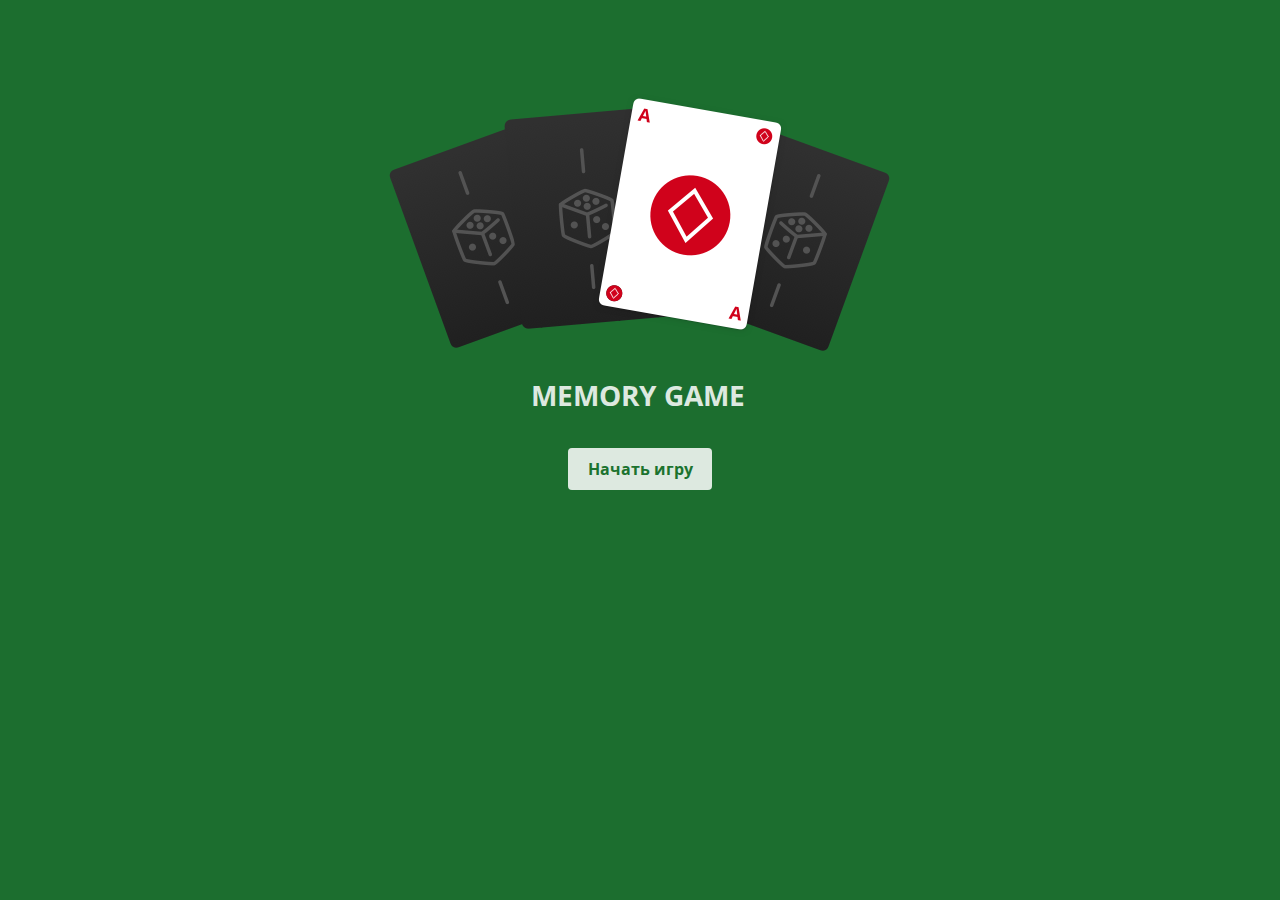
<file: index.html>
<!DOCTYPE html>
<html lang="ru">
<head>
    <meta charset="utf8">
    <link rel="stylesheet" type="text/css" href="mycss.css">
    <title>Карты</title>
</head>
<body class="background">
<div class="start"></div>
<div class="memory">MEMORY GAME</div>
<div class="button_start">
    <a class="button_start_text" href="cards.html">Начать игру</a>
</div>
</body>
</html>
</file>
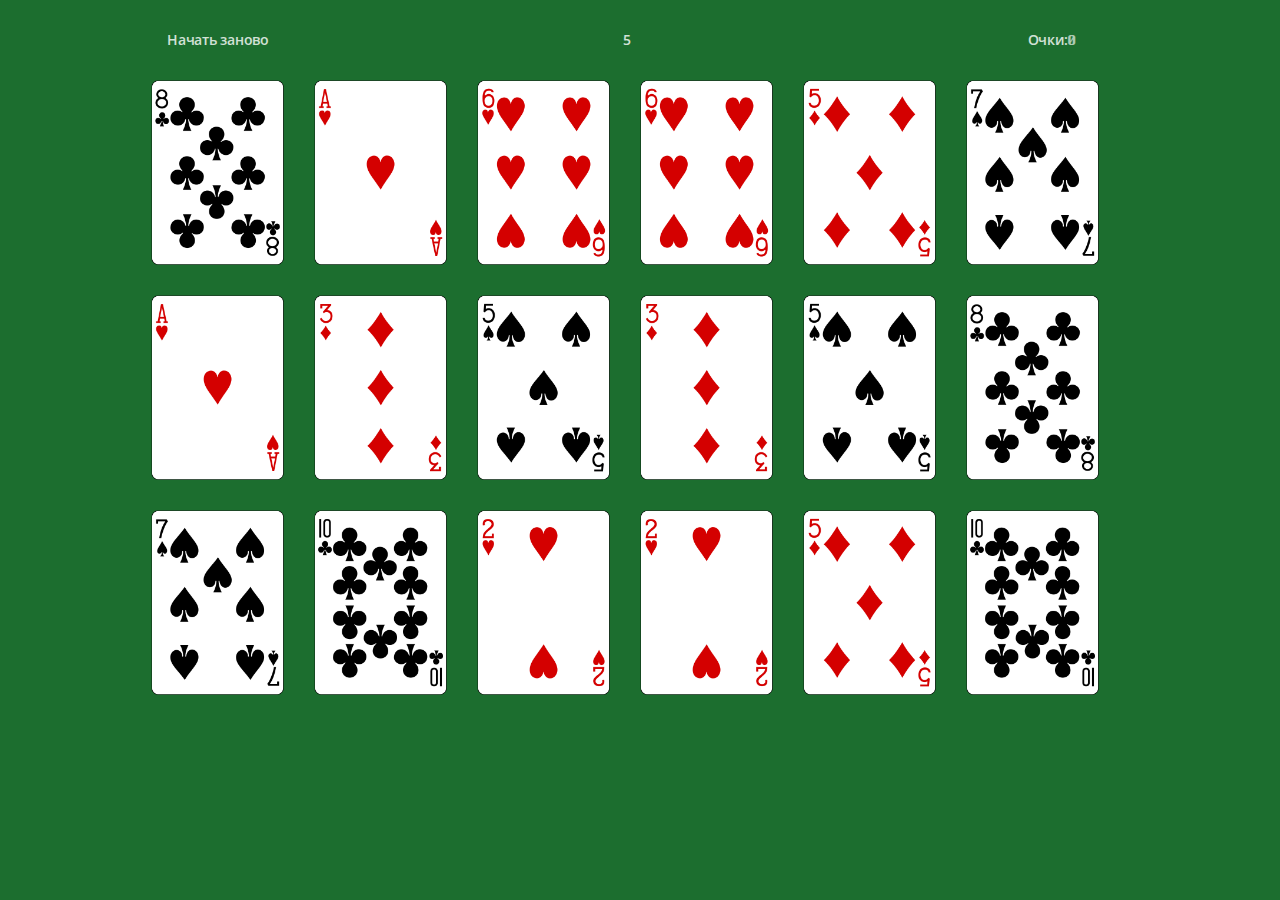
<file: cards.html>
<!DOCTYPE html>
<html lang="ru">
<head>
    <meta charset="utf8">
    <link rel="stylesheet" type="text/css" href="mycss.css">
    <title>Карты</title>
</head>
<body class="background">
<div class="container">
    <div class="container_row">
        <span class="cards_text start_again">
            <a href="cards.html">Начать заново</a>
        </span>
        <span class="timer cards_text">5</span>
        <span class="counter cards_text points">
            Очки:<span id="score" class="counting_text">0</span>
        </span>
    </div>
    <div class="container_row">
        <div id="1" onclick="cardClickHandler(this.id)" class="cards no-left-margin"></div>
        <div id="2" onclick="cardClickHandler(this.id)" class="cards"></div>
        <div id="3" onclick="cardClickHandler(this.id)" class="cards"></div>
        <div id="4" onclick="cardClickHandler(this.id)" class="cards"></div>
        <div id="5" onclick="cardClickHandler(this.id)" class="cards"></div>
        <div id="6" onclick="cardClickHandler(this.id)" class="cards"></div>
    </div>
    <div class="container_row">
        <div id="7" onclick="cardClickHandler(this.id)" class="cards no-left-margin"></div>
        <div id="8" onclick="cardClickHandler(this.id)" class="cards"></div>
        <div id="9" onclick="cardClickHandler(this.id)" class="cards"></div>
        <div id="10" onclick="cardClickHandler(this.id)" class="cards"></div>
        <div id="11" onclick="cardClickHandler(this.id)" class="cards"></div>
        <div id="12" onclick="cardClickHandler(this.id)" class="cards"></div>
    </div>
    <div class="container_row">
        <div id="13" onclick="cardClickHandler(this.id)" class="cards no-left-margin"></div>
        <div id="14" onclick="cardClickHandler(this.id)" class="cards"></div>
        <div id="15" onclick="cardClickHandler(this.id)" class="cards"></div>
        <div id="16" onclick="cardClickHandler(this.id)" class="cards"></div>
        <div id="17" onclick="cardClickHandler(this.id)" class="cards"></div>
        <div id="18" onclick="cardClickHandler(this.id)" class="cards"></div>
    </div>
</div>
<script type="text/javascript" src="myjs.js"></script>
</body>
</html>
</file>
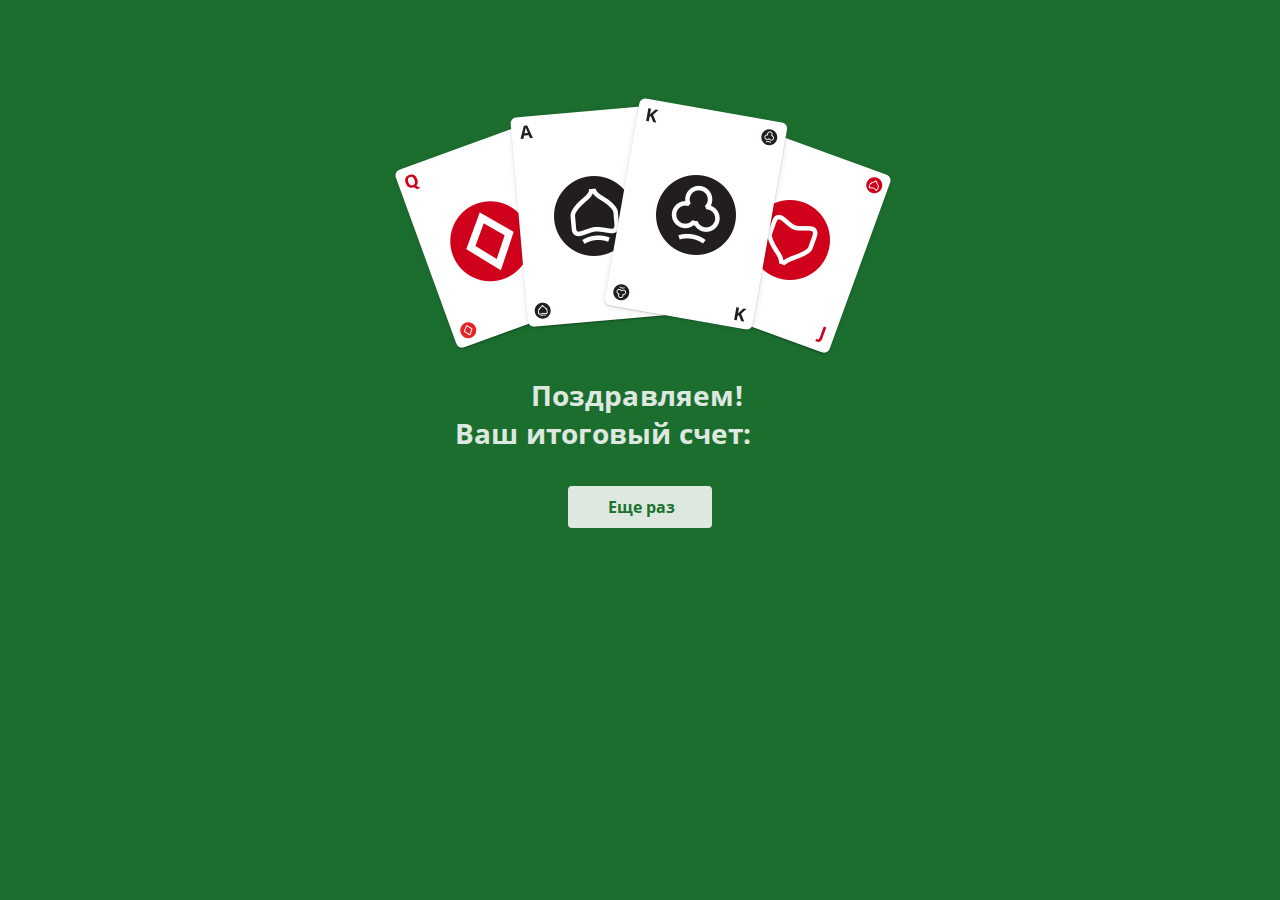
<file: finish.html>
<!DOCTYPE html>
<html lang="ru">
<head>
    <meta charset="utf8">
    <link rel="stylesheet" type="text/css" href="mycss.css">
    <title>Карты</title>
</head>
<body class="background">
<div class="finish"></div>
<div class="memory">Поздравляем!</div>
<div id="fn_score" class="memory2">Ваш итоговый счет: 0</div>
<div class="button_finish">
    <a class="button_fn_text" href="cards.html">Еще раз</a>
</div>
<script type="text/javascript" src="secondjs.js"></script>
</body>
</html>
</file>
<file: mycss.css>
@font-face {
    font-family: 'OpenSans-bold';
    src: url("fonts/OpenSans-bold.ttf") format("truetype");
}

@font-face {
    font-family: 'OpenSans-semibold';
    src: url("fonts/OpenSans-semibold.ttf") format("truetype");
}

@font-face {
    font-family: 'Krungthep';
    src: url("fonts/Krungthep.ttf") format("truetype");
}

body {
    margin: 0;
    padding: 0;
}

p {
    margin: 0;
    padding: 0;
}

a {
    text-decoration: none;
}

a:hover {
    text-decoration: none;
}

a:active {
    text-decoration: none;
}

a:visited {
    text-decoration: none;
}

.background {
    background: #1c6e2f;
}

.no-left-margin {
    margin-left: 0 !important;
}

.hidden {
    background-image: url(pics/oblojka.png) !important;
}

/* Pervaya stranica */
.start {
    background: url("pics/StartGame.png") no-repeat;
    margin: 94px auto 0 auto;
    width: 503px;
    height: 262px;
}

.memory {
    opacity: 0.85;
    width: 219px;
    font-family: "OpenSans-bold", Arial, Verdana, sans-serif;
    margin: 20px auto 0 auto;
    font-size: 28px;
    color: #FFFFFF;
    letter-spacing: 0.2px;
}

.button_start {
    margin: 34px auto 0 auto;
    opacity: 0.85;
    background: #FFFFFF;
    border-radius: 4px;
    width: 144px;
    height: 42px;
}

.button_start_text {
    padding: 10px 18px 10px 20px;
    line-height: 42px;
    font-family: "OpenSans-bold", Arial, Verdana, sans-serif;
    font-size: 16px;
    color: #1C7430;
}

/* Vtoraya stranica */

.container {
    margin: 0 auto;
    width: 978px;
}

.container a {
    color: #FFFFFF;
}

.container_row {
    float: left;
    margin: 30px auto 0 auto;
}

.counting_text {
    opacity: 0.8;
    font-family: "Krungthep", Arial, Verdana, sans-serif;
    font-size: 14px;
    color: #FFFFFF;
    letter-spacing: 0;
    margin: 0;
}

.start_again {
    margin-left: 16px;
}

.timer {
    display: inline-block;
    width: 1px;
    margin-left: 350px;
}

.points {
    margin-left: 400px;
}

.cards_text {
    font-family: "OpenSans-semibold", Arial, Verdana, sans-serif;
    opacity: 0.8;
    font-size: 14px;
    color: #FFFFFF;
    letter-spacing: -0.25px;
}

.cards {
    float: left;
    margin-left: 30px;
    border-radius: 4px;
    width: 133px;
    height: 185px;
    background-size: cover;
    cursor: pointer;
}

/* Tretya stranica */

.finish {
    background: url("pics/Group 2.png") no-repeat;
    margin: 94px auto 0 auto;
    width: 503px;
    height: 262px;
}

.memory2 {
    margin: 0 auto;
    opacity: 0.85;
    width: 370px;
    font-family: "OpenSans-bold", Arial, Verdana, sans-serif;
    font-size: 28px;
    color: #FFFFFF;
    letter-spacing: 0.2px;
    white-space: nowrap;
}

.button_finish {
    margin: 34px auto 0 auto;
    opacity: 0.85;
    background: #FFFFFF;
    border-radius: 4px;
    width: 144px;
    height: 42px;
}

.button_fn_text {
    padding: 10px 37px 10px 40px;
    line-height: 42px;
    font-family: "OpenSans-bold", Arial, Verdana, sans-serif;
    font-size: 16px;
    color: #1C7430;
    letter-spacing: 0;
}
</file>
